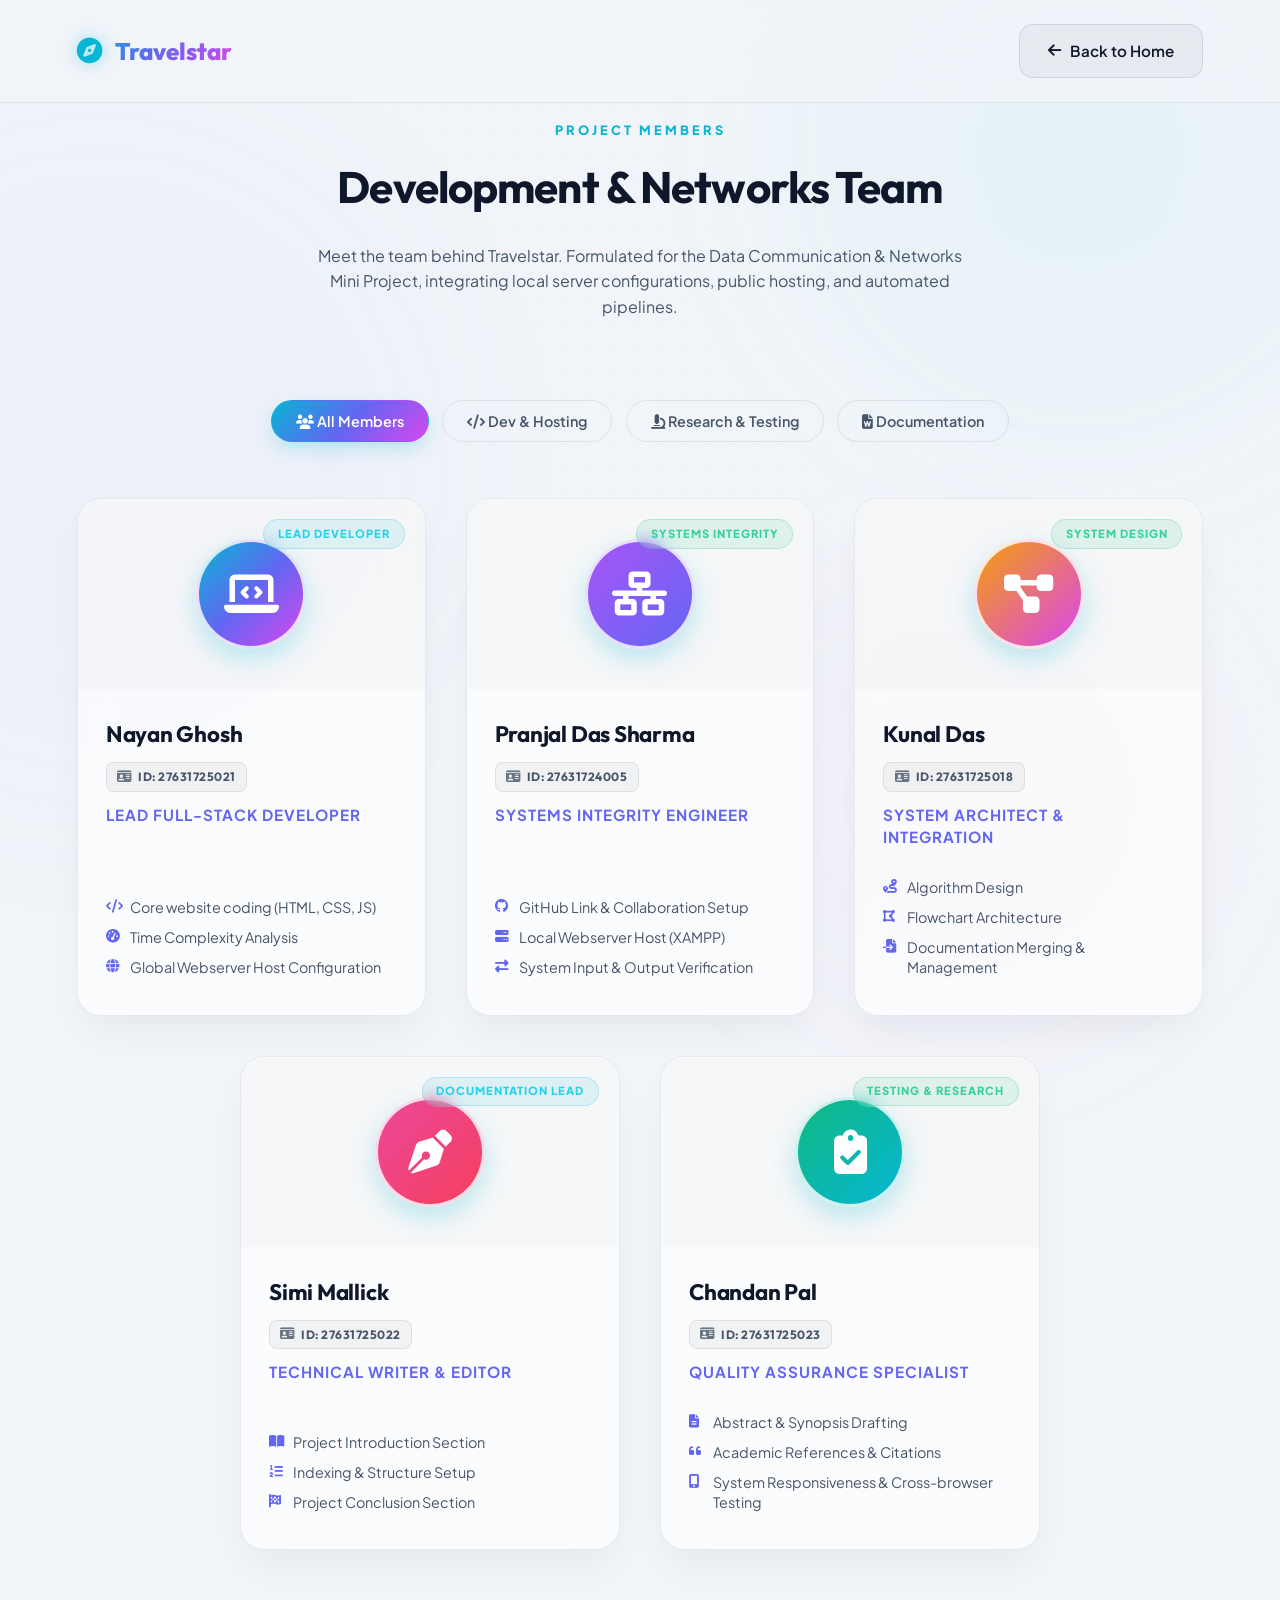
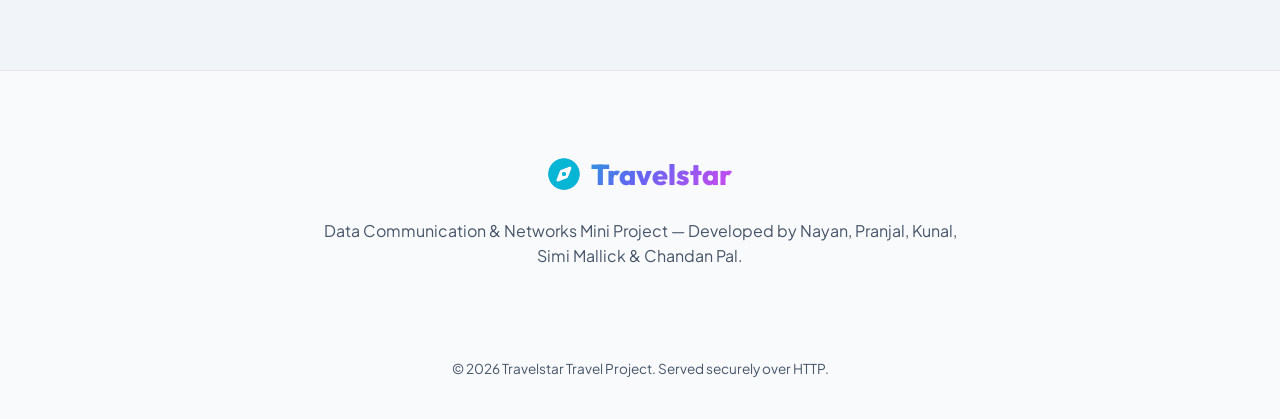
<file: dev.html>
<!DOCTYPE html>
<html lang="en">

<head>
    <meta charset="UTF-8">
    <meta name="viewport" content="width=device-width, initial-scale=1.0">
    <meta name="description" content="Travelstar - Meet our Development and Networks Administration Team.">
    <title>Developer Team | Travelstar</title>

    <!-- Google Fonts -->
    <link rel="preconnect" href="https://fonts.googleapis.com">
    <link rel="preconnect" href="https://fonts.gstatic.com" crossorigin>
    <link
        href="https://fonts.googleapis.com/css2?family=Outfit:wght@300;400;500;600;700;800&family=Plus+Jakarta+Sans:wght@300;400;500;600;700&display=swap"
        rel="stylesheet">

    <!-- FontAwesome Icons -->
    <link rel="stylesheet" href="https://cdnjs.cloudflare.com/ajax/libs/font-awesome/6.4.0/css/all.min.css">

    <!-- Custom CSS -->
    <link rel="stylesheet" href="style.css">
</head>

<body>
    <!-- Background Glow Blobs -->
    <div class="glow-blob blob-1"></div>
    <div class="glow-blob blob-2"></div>
    <div class="glow-blob blob-3"></div>

    <!-- Navigation Header -->
    <header class="main-header">
        <a href="index.html" class="logo">
            <i class="fa-solid fa-compass"></i>
            <span>Travelstar</span>
        </a>
        <div class="header-action">
            <a href="index.html" class="btn btn-secondary btn-back"><i class="fa-solid fa-arrow-left"></i> Back to
                Home</a>
        </div>
    </header>

    <main>
        <section class="team-section">
            <div class="section-header">
                <span class="section-subtitle">Project Members</span>
                <h2 class="section-title">Development & Networks Team</h2>
                <p class="section-desc">Meet the team behind Travelstar. Formulated for the Data Communication &
                    Networks Mini Project, integrating local server configurations, public hosting, and automated
                    pipelines.</p>
            </div>

            <!-- Interactive Category Filter -->
            <div class="filter-buttons" style="margin-top: 1.5rem; margin-bottom: 3.5rem;">
                <button class="filter-btn active" data-filter="all"><i class="fa-solid fa-users"></i> All
                    Members</button>
                <button class="filter-btn" data-filter="dev"><i class="fa-solid fa-code"></i> Dev & Hosting</button>
                <button class="filter-btn" data-filter="research"><i class="fa-solid fa-microscope"></i> Research &
                    Testing</button>
                <button class="filter-btn" data-filter="docs"><i class="fa-solid fa-file-word"></i>
                    Documentation</button>
            </div>

            <!-- Team Members Grid -->
            <div class="team-grid">

                <!-- Nayan Ghosh -->
                <div class="destination-card team-card" data-category="dev">
                    <div class="card-img-wrapper team-avatar-wrapper">
                        <div class="team-avatar">
                            <i class="fa-solid fa-laptop-code"></i>
                        </div>
                        <span class="badge badge-intl">Lead Developer</span>
                    </div>
                    <div class="card-content">
                        <h3>Nayan Ghosh</h3>
                        <div class="roll-badge">
                            <i class="fa-solid fa-id-card"></i> ID: 27631725021
                        </div>
                        <p class="team-role">Lead Full-Stack Developer</p>
                        <ul class="team-details">
                            <li><i class="fa-solid fa-code"></i> Core website coding (HTML, CSS, JS)</li>
                            <li><i class="fa-solid fa-gauge-high"></i> Time Complexity Analysis</li>
                            <li><i class="fa-solid fa-globe"></i> Global Webserver Host Configuration</li>
                        </ul>
                    </div>
                </div>

                <!-- Pranjal Das Sharma -->
                <div class="destination-card team-card" data-category="dev">
                    <div class="card-img-wrapper team-avatar-wrapper">
                        <div class="team-avatar" style="background: linear-gradient(135deg, #a855f7 0%, #6366f1 100%);">
                            <i class="fa-solid fa-network-wired"></i>
                        </div>
                        <span class="badge badge-domestic">Systems Integrity</span>
                    </div>
                    <div class="card-content">
                        <h3>Pranjal Das Sharma</h3>
                        <div class="roll-badge">
                            <i class="fa-solid fa-id-card"></i> ID: 27631724005
                        </div>
                        <p class="team-role">Systems Integrity Engineer</p>
                        <ul class="team-details">
                            <li><i class="fa-brands fa-github"></i> GitHub Link & Collaboration Setup</li>
                            <li><i class="fa-solid fa-server"></i> Local Webserver Host (XAMPP)</li>
                            <li><i class="fa-solid fa-right-left"></i> System Input & Output Verification</li>
                        </ul>
                    </div>
                </div>

                <!-- Kunal Das -->
                <div class="destination-card team-card" data-category="research">
                    <div class="card-img-wrapper team-avatar-wrapper">
                        <div class="team-avatar" style="background: linear-gradient(135deg, #f59e0b 0%, #d946ef 100%);">
                            <i class="fa-solid fa-diagram-project"></i>
                        </div>
                        <span class="badge badge-domestic">System Design</span>
                    </div>
                    <div class="card-content">
                        <h3>Kunal Das</h3>
                        <div class="roll-badge">
                            <i class="fa-solid fa-id-card"></i> ID: 27631725018
                        </div>
                        <p class="team-role">System Architect & Integration</p>
                        <ul class="team-details">
                            <li><i class="fa-solid fa-route"></i> Algorithm Design</li>
                            <li><i class="fa-solid fa-draw-polygon"></i> Flowchart Architecture</li>
                            <li><i class="fa-solid fa-file-import"></i> Documentation Merging & Management</li>
                        </ul>
                    </div>
                </div>

                <!-- Simi Mallick -->
                <div class="destination-card team-card" data-category="docs">
                    <div class="card-img-wrapper team-avatar-wrapper">
                        <div class="team-avatar" style="background: linear-gradient(135deg, #ec4899 0%, #f43f5e 100%);">
                            <i class="fa-solid fa-pen-nib"></i>
                        </div>
                        <span class="badge badge-intl">Documentation Lead</span>
                    </div>
                    <div class="card-content">
                        <h3>Simi Mallick</h3>
                        <div class="roll-badge">
                            <i class="fa-solid fa-id-card"></i> ID: 27631725022
                        </div>
                        <p class="team-role">Technical Writer & Editor</p>
                        <ul class="team-details">
                            <li><i class="fa-solid fa-book-open"></i> Project Introduction Section</li>
                            <li><i class="fa-solid fa-list-ol"></i> Indexing & Structure Setup</li>
                            <li><i class="fa-solid fa-flag-checkered"></i> Project Conclusion Section</li>
                        </ul>
                    </div>
                </div>

                <!-- Chandan Pal -->
                <div class="destination-card team-card" data-category="research">
                    <div class="card-img-wrapper team-avatar-wrapper">
                        <div class="team-avatar" style="background: linear-gradient(135deg, #10b981 0%, #06b6d4 100%);">
                            <i class="fa-solid fa-clipboard-check"></i>
                        </div>
                        <span class="badge badge-domestic">Testing & Research</span>
                    </div>
                    <div class="card-content">
                        <h3>Chandan Pal</h3>
                        <div class="roll-badge">
                            <i class="fa-solid fa-id-card"></i> ID: 27631725023
                        </div>
                        <p class="team-role">Quality Assurance Specialist</p>
                        <ul class="team-details">
                            <li><i class="fa-solid fa-file-lines"></i> Abstract & Synopsis Drafting</li>
                            <li><i class="fa-solid fa-quote-left"></i> Academic References & Citations</li>
                            <li><i class="fa-solid fa-mobile-screen-button"></i> System Responsiveness & Cross-browser
                                Testing</li>
                        </ul>
                    </div>
                </div>

            </div>
        </section>
    </main>

    <!-- Project Credit Footer -->
    <footer class="main-footer">
        <div class="footer-top">
            <div class="footer-logo">
                <i class="fa-solid fa-compass"></i>
                <span>Travelstar</span>
            </div>
            <p>Data Communication & Networks Mini Project — Developed by Nayan, Pranjal, Kunal, Simi Mallick & Chandan
                Pal.</p>
        </div>
        <div class="footer-bottom">
            <p>&copy; 2026 Travelstar Travel Project. Served securely over HTTP.</p>
        </div>
    </footer>

    <!-- Interactive Filtering & Animations Script -->
    <script>
        document.addEventListener('DOMContentLoaded', () => {
            const filterButtons = document.querySelectorAll('.filter-btn');
            const teamCards = document.querySelectorAll('.team-card');

            filterButtons.forEach(button => {
                button.addEventListener('click', () => {
                    // Remove active class from all buttons
                    filterButtons.forEach(btn => btn.classList.remove('active'));
                    // Add active class to clicked button
                    button.classList.add('active');

                    const filterValue = button.getAttribute('data-filter');

                    teamCards.forEach(card => {
                        const category = card.getAttribute('data-category');
                        if (filterValue === 'all' || category === filterValue) {
                            card.classList.remove('hidden-card');
                            // Force a reflow to restart animation
                            void card.offsetHeight;
                            card.style.opacity = '1';
                            card.style.transform = 'translateY(0) scale(1)';
                        } else {
                            card.style.opacity = '0';
                            card.style.transform = 'translateY(15px) scale(0.95)';

                            const handleTransitionEnd = (e) => {
                                // Make sure we only trigger for opacity/transform
                                if (card.classList.contains('hidden-card')) return;
                                if (e.propertyName === 'opacity' || e.propertyName === 'transform') {
                                    if (card.style.opacity === '0') {
                                        card.classList.add('hidden-card');
                                    }
                                    card.removeEventListener('transitionend', handleTransitionEnd);
                                }
                            };
                            card.addEventListener('transitionend', handleTransitionEnd);
                        }
                    });
                });
            });
        });
    </script>
</body>

</html>
</file>
<file: style.css>
/* ==========================================
   Design Tokens & Variables
   ========================================== */
:root {
    --bg-primary: #030712;
    --bg-secondary: #0b0f19;
    --bg-card: rgba(15, 23, 42, 0.4);
    --border-color: rgba(255, 255, 255, 0.05);
    --border-hover: rgba(6, 182, 212, 0.35);
    --text-primary: #f8fafc;
    --text-secondary: #94a3b8;
    --accent-primary: #06b6d4; /* Neon Teal */
    --accent-secondary: #6366f1; /* Indigo */
    --accent-gradient: linear-gradient(135deg, #06b6d4 0%, #6366f1 50%, #d946ef 100%);
    --accent-glow: rgba(6, 182, 212, 0.3);
    --success: #10b981;
    --font-heading: 'Outfit', sans-serif;
    --font-body: 'Plus Jakarta Sans', sans-serif;
    --shadow-premium: 0 25px 50px -12px rgba(0, 0, 0, 0.5), inset 0 1px 0 rgba(255, 255, 255, 0.05);
    --transition-smooth: all 0.4s cubic-bezier(0.16, 1, 0.3, 1);
}

/* ==========================================
   Reset & Base Styles
   ========================================== */
* {
    margin: 0;
    padding: 0;
    box-sizing: border-box;
}

html {
    scroll-behavior: smooth;
    font-size: 16px;
}

body {
    background-color: var(--bg-primary);
    color: var(--text-primary);
    font-family: var(--font-body);
    line-height: 1.6;
    overflow-x: hidden;
    position: relative;
    min-height: 100vh;
}

/* Custom Scrollbar */
::-webkit-scrollbar {
    width: 10px;
}
::-webkit-scrollbar-track {
    background: var(--bg-primary);
}
::-webkit-scrollbar-thumb {
    background: rgba(99, 102, 241, 0.2);
    border-radius: 10px;
    border: 3px solid var(--bg-primary);
    transition: var(--transition-smooth);
}
::-webkit-scrollbar-thumb:hover {
    background: var(--accent-primary);
}

/* ==========================================
   Background Glow Blobs & Dot Matrix
   ========================================== */
body::before {
    content: '';
    position: fixed;
    top: 0;
    left: 0;
    width: 100%;
    height: 100%;
    background-image: radial-gradient(rgba(255, 255, 255, 0.015) 1px, transparent 1px);
    background-size: 24px 24px;
    z-index: 1;
    pointer-events: none;
}

.glow-blob {
    position: fixed;
    border-radius: 50%;
    filter: blur(140px);
    z-index: 0;
    opacity: 0.35;
    pointer-events: none;
    animation: float 20s infinite alternate;
}

.blob-1 {
    width: 600px;
    height: 600px;
    background: rgba(6, 182, 212, 0.18);
    top: -150px;
    right: -100px;
    animation-delay: 0s;
}

.blob-2 {
    width: 700px;
    height: 700px;
    background: rgba(99, 102, 241, 0.15);
    bottom: 10%;
    left: -250px;
    animation-delay: 2s;
}

.blob-3 {
    width: 500px;
    height: 500px;
    background: rgba(217, 70, 239, 0.12);
    bottom: -150px;
    right: 5%;
    animation-delay: 4s;
}

@keyframes float {
    0% { transform: translateY(0) scale(1); }
    100% { transform: translateY(50px) scale(1.1); }
}

/* ==========================================
   Typography & Base Components
   ========================================== */
h1, h2, h3, h4 {
    font-family: var(--font-heading);
    font-weight: 700;
    letter-spacing: -0.03em;
    color: var(--text-primary);
}

p {
    color: var(--text-secondary);
}

a {
    text-decoration: none;
    color: inherit;
    transition: var(--transition-smooth);
}

/* Buttons */
.btn {
    display: inline-flex;
    align-items: center;
    justify-content: center;
    gap: 0.6rem;
    padding: 0.85rem 1.75rem;
    border-radius: 14px;
    font-weight: 600;
    font-size: 0.95rem;
    cursor: pointer;
    transition: var(--transition-smooth);
    border: none;
    position: relative;
    overflow: hidden;
}

.btn-primary {
    background: var(--accent-gradient);
    color: #ffffff;
    box-shadow: 0 8px 20px -6px var(--accent-primary);
}

.btn-primary::before {
    content: '';
    position: absolute;
    top: 0;
    left: 0;
    width: 100%;
    height: 100%;
    background: linear-gradient(135deg, rgba(255, 255, 255, 0.1) 0%, rgba(255, 255, 255, 0) 100%);
    transition: var(--transition-smooth);
    opacity: 0;
}

.btn-primary:hover {
    transform: translateY(-2px);
    box-shadow: 0 12px 28px -4px rgba(6, 182, 212, 0.45);
}

.btn-primary:hover::before {
    opacity: 1;
}

.btn-primary:active {
    transform: translateY(0);
}

.btn-secondary {
    background: rgba(255, 255, 255, 0.03);
    color: var(--text-primary);
    border: 1px solid var(--border-color);
    backdrop-filter: blur(10px);
}

.btn-secondary:hover {
    background: rgba(255, 255, 255, 0.08);
    border-color: rgba(255, 255, 255, 0.15);
    transform: translateY(-2px);
}

.btn-sm {
    padding: 0.55rem 1.2rem;
    font-size: 0.85rem;
    border-radius: 10px;
}

.btn-block {
    width: 100%;
    padding: 1rem;
}

/* Badges */
.badge {
    display: inline-block;
    padding: 0.3rem 0.85rem;
    font-size: 0.7rem;
    font-weight: 800;
    border-radius: 30px;
    text-transform: uppercase;
    letter-spacing: 1px;
}

.badge-domestic {
    background: rgba(16, 185, 129, 0.1);
    color: #34d399;
    border: 1px solid rgba(16, 185, 129, 0.2);
}

.badge-intl {
    background: rgba(6, 182, 212, 0.1);
    color: #22d3ee;
    border: 1px solid rgba(6, 182, 212, 0.2);
}

/* ==========================================
   Header & Navigation
   ========================================== */
.main-header {
    position: fixed;
    top: 0;
    left: 0;
    width: 100%;
    padding: 1.5rem 6%;
    display: flex;
    justify-content: space-between;
    align-items: center;
    z-index: 100;
    background: rgba(3, 7, 18, 0.6);
    backdrop-filter: blur(20px);
    -webkit-backdrop-filter: blur(20px);
    border-bottom: 1px solid var(--border-color);
    transition: var(--transition-smooth);
}

.main-header.scrolled {
    padding: 0.9rem 6%;
    background: rgba(3, 7, 18, 0.85);
    box-shadow: 0 10px 30px rgba(0, 0, 0, 0.3);
}

.logo {
    display: flex;
    align-items: center;
    gap: 0.75rem;
    font-size: 1.5rem;
    font-family: var(--font-heading);
    font-weight: 800;
    background: var(--accent-gradient);
    -webkit-background-clip: text;
    -webkit-text-fill-color: transparent;
}

.logo i {
    font-size: 1.6rem;
    color: var(--accent-primary);
    -webkit-text-fill-color: initial;
    filter: drop-shadow(0 0 8px rgba(6, 182, 212, 0.4));
}

.nav-links {
    display: flex;
    gap: 2.5rem;
}

.nav-links a {
    font-weight: 600;
    font-size: 0.95rem;
    color: var(--text-secondary);
    position: relative;
    padding: 0.25rem 0;
}

.nav-links a:hover,
.nav-links a.active {
    color: var(--text-primary);
}

.nav-links a::after {
    content: '';
    position: absolute;
    bottom: -4px;
    left: 0;
    width: 0;
    height: 2px;
    background: var(--accent-gradient);
    transition: var(--transition-smooth);
    border-radius: 4px;
}

.nav-links a:hover::after,
.nav-links a.active::after {
    width: 100%;
}

/* ==========================================
   Hero Section
   ========================================== */
.hero-section {
    min-height: 100vh;
    padding: 200px 6% 100px;
    display: flex;
    align-items: center;
    justify-content: center;
    text-align: center;
    position: relative;
    z-index: 10;
}

.hero-content {
    max-width: 900px;
}

.hero-subtitle {
    font-size: 0.8rem;
    font-weight: 800;
    text-transform: uppercase;
    letter-spacing: 4px;
    background: var(--accent-gradient);
    -webkit-background-clip: text;
    -webkit-text-fill-color: transparent;
    display: inline-block;
    margin-bottom: 1.25rem;
    position: relative;
}

.hero-title {
    font-size: 4.5rem;
    line-height: 1.1;
    margin-bottom: 2rem;
    letter-spacing: -0.04em;
}

.hero-title span {
    background: var(--accent-gradient);
    -webkit-background-clip: text;
    -webkit-text-fill-color: transparent;
}

.hero-description {
    font-size: 1.25rem;
    margin-bottom: 4rem;
    max-width: 750px;
    margin-left: auto;
    margin-right: auto;
}

/* Search Bar Component */
.search-bar {
    background: rgba(15, 23, 42, 0.45);
    border: 1px solid var(--border-color);
    backdrop-filter: blur(24px);
    -webkit-backdrop-filter: blur(24px);
    border-radius: 24px;
    padding: 1.5rem;
    display: flex;
    align-items: center;
    gap: 1.75rem;
    box-shadow: var(--shadow-premium), 0 0 0 1px rgba(255, 255, 255, 0.02);
    text-align: left;
    transition: var(--transition-smooth);
}

.search-bar:focus-within {
    border-color: rgba(99, 102, 241, 0.4);
    box-shadow: var(--shadow-premium), 0 0 30px rgba(99, 102, 241, 0.15);
}

.search-item {
    flex: 1;
    display: flex;
    align-items: center;
    gap: 1rem;
    border-right: 1px solid rgba(255, 255, 255, 0.05);
    padding-right: 1.5rem;
}

.search-item:last-of-type {
    border-right: none;
    padding-right: 0;
}

.search-item i {
    font-size: 1.35rem;
    color: var(--accent-primary);
}

.search-input-group {
    display: flex;
    flex-direction: column;
    width: 100%;
}

.search-input-group label {
    font-size: 0.7rem;
    font-weight: 800;
    color: var(--text-secondary);
    text-transform: uppercase;
    letter-spacing: 0.8px;
}

.search-input-group input,
.search-input-group select {
    background: transparent;
    border: none;
    outline: none;
    color: #ffffff;
    font-size: 1rem;
    font-family: var(--font-body);
    font-weight: 500;
    width: 100%;
    margin-top: 0.3rem;
}

.search-input-group input::placeholder {
    color: #64748b;
}

.search-input-group input[type="date"]::-webkit-calendar-picker-indicator {
    filter: invert(1) opacity(0.5);
    cursor: pointer;
}

.btn-search {
    padding: 1.1rem 2rem;
    border-radius: 16px;
    font-size: 1rem;
}

/* ==========================================
   Destinations Section
   ========================================== */
.destinations-section {
    padding: 120px 6%;
    position: relative;
    z-index: 10;
}

.section-header {
    text-align: center;
    max-width: 650px;
    margin: 0 auto 5rem;
}

.section-subtitle {
    font-size: 0.8rem;
    font-weight: 800;
    text-transform: uppercase;
    letter-spacing: 3px;
    color: var(--accent-primary);
    display: block;
    margin-bottom: 0.75rem;
}

.section-title {
    font-size: 2.75rem;
    margin-bottom: 1.25rem;
    letter-spacing: -0.02em;
}

/* Filters */
.filter-buttons {
    display: flex;
    justify-content: center;
    gap: 0.85rem;
    margin-top: 2.5rem;
}

.filter-btn {
    background: rgba(255, 255, 255, 0.02);
    border: 1px solid var(--border-color);
    color: var(--text-secondary);
    padding: 0.7rem 1.5rem;
    border-radius: 30px;
    font-weight: 600;
    font-size: 0.9rem;
    cursor: pointer;
    transition: var(--transition-smooth);
    font-family: var(--font-body);
    backdrop-filter: blur(10px);
}

.filter-btn:hover {
    color: #ffffff;
    border-color: rgba(255, 255, 255, 0.15);
    transform: translateY(-1px);
}

.filter-btn.active {
    background: var(--accent-gradient);
    color: #ffffff;
    border-color: transparent;
    box-shadow: 0 8px 20px -4px var(--accent-glow);
}

/* Search Feedback Loading Pulsing Message */
.search-feedback {
    background: rgba(15, 23, 42, 0.3);
    border: 1px dashed var(--border-color);
    border-radius: 20px;
    color: var(--text-secondary);
    animation: pulseFeedback 1.5s infinite alternate;
}

@keyframes pulseFeedback {
    from { opacity: 0.6; }
    to { opacity: 1; }
}

/* Destinations Grid */
.destinations-grid {
    display: grid;
    grid-template-columns: repeat(auto-fill, minmax(290px, 1fr));
    gap: 2.5rem;
    margin-top: 3rem;
}

.destination-card {
    background: var(--bg-card);
    border: 1px solid var(--border-color);
    backdrop-filter: blur(20px);
    -webkit-backdrop-filter: blur(20px);
    border-radius: 24px;
    overflow: hidden;
    box-shadow: var(--shadow-premium);
    transition: var(--transition-smooth);
    display: flex;
    flex-direction: column;
    position: relative;
}

.destination-card::after {
    content: '';
    position: absolute;
    top: 0;
    left: 0;
    width: 100%;
    height: 100%;
    border-radius: 24px;
    border: 1px solid transparent;
    background: linear-gradient(135deg, rgba(6, 182, 212, 0.3) 0%, rgba(99, 102, 241, 0) 50%, rgba(217, 70, 239, 0.2) 100%) border-box;
    -webkit-mask: linear-gradient(#fff 0 0) padding-box, linear-gradient(#fff 0 0);
    -webkit-mask-composite: destination-out;
    mask-composite: exclude;
    pointer-events: none;
    opacity: 0;
    transition: var(--transition-smooth);
}

.destination-card:hover {
    transform: translateY(-8px);
    box-shadow: 0 30px 60px rgba(0, 0, 0, 0.5), 0 0 30px rgba(6, 182, 212, 0.15);
}

.destination-card:hover::after {
    opacity: 1;
}

.card-img-wrapper {
    position: relative;
    height: 220px;
    overflow: hidden;
}

.card-img-wrapper img {
    width: 100%;
    height: 100%;
    object-fit: cover;
    transition: var(--transition-smooth);
}

.destination-card:hover .card-img-wrapper img {
    transform: scale(1.06);
}

.card-img-wrapper .badge {
    position: absolute;
    top: 1.25rem;
    right: 1.25rem;
    z-index: 10;
    backdrop-filter: blur(8px);
}

.card-content {
    padding: 1.75rem;
    display: flex;
    flex-direction: column;
    flex: 1;
}

.card-meta {
    display: flex;
    justify-content: space-between;
    font-size: 0.85rem;
    margin-bottom: 0.85rem;
    color: var(--text-secondary);
    font-weight: 600;
}

.card-meta .rating {
    color: #fbbf24;
    display: flex;
    align-items: center;
    gap: 0.25rem;
}

.destination-card h3 {
    font-size: 1.4rem;
    margin-bottom: 0.6rem;
    font-weight: 700;
    letter-spacing: -0.01em;
}

.destination-card p {
    font-size: 0.95rem;
    margin-bottom: 1.75rem;
    flex: 1;
    line-height: 1.5;
}

.card-footer {
    display: flex;
    justify-content: space-between;
    align-items: center;
    border-top: 1px solid rgba(255, 255, 255, 0.05);
    padding-top: 1.25rem;
}

.price {
    display: flex;
    flex-direction: column;
}

.price-label {
    font-size: 0.7rem;
    text-transform: uppercase;
    color: var(--text-secondary);
    letter-spacing: 0.8px;
    font-weight: 700;
}

.price-val {
    font-size: 1.35rem;
    font-family: var(--font-heading);
    font-weight: 800;
    color: var(--accent-primary);
}

/* ==========================================
   Booking Section
   ========================================== */
.booking-section {
    padding: 120px 6%;
    position: relative;
    z-index: 10;
}

.booking-container {
    display: grid;
    grid-template-columns: 1fr 1.1fr;
    gap: 6rem;
    max-width: 1250px;
    margin: 0 auto;
    align-items: center;
}

.booking-info .info-subtitle {
    font-size: 0.8rem;
    font-weight: 800;
    text-transform: uppercase;
    letter-spacing: 3px;
    color: var(--accent-secondary);
    display: block;
    margin-bottom: 0.75rem;
}

.booking-info h2 {
    font-size: 3rem;
    line-height: 1.15;
    margin-bottom: 2rem;
    letter-spacing: -0.03em;
}

.booking-info p {
    font-size: 1.1rem;
    margin-bottom: 3rem;
    line-height: 1.6;
}

.contact-details {
    display: flex;
    flex-direction: column;
    gap: 2rem;
}

.contact-item {
    display: flex;
    align-items: center;
    gap: 1.5rem;
}

.contact-icon {
    width: 55px;
    height: 55px;
    border-radius: 16px;
    background: rgba(99, 102, 241, 0.06);
    border: 1px solid rgba(99, 102, 241, 0.15);
    display: flex;
    align-items: center;
    justify-content: center;
    font-size: 1.35rem;
    color: var(--accent-secondary);
    box-shadow: 0 8px 16px rgba(0,0,0,0.1);
}

.contact-item h4 {
    font-size: 1.1rem;
    font-weight: 700;
    margin-bottom: 0.2rem;
}

.contact-item p {
    font-size: 0.95rem;
    margin: 0;
}

/* Booking Card Form */
.booking-card {
    background: rgba(15, 23, 42, 0.35);
    border: 1px solid var(--border-color);
    backdrop-filter: blur(30px);
    -webkit-backdrop-filter: blur(30px);
    border-radius: 28px;
    padding: 3rem;
    box-shadow: var(--shadow-premium), 0 0 100px rgba(99, 102, 241, 0.05);
    position: relative;
}

.booking-card::after {
    content: '';
    position: absolute;
    top: 0;
    left: 0;
    width: 100%;
    height: 100%;
    border-radius: 28px;
    border: 1px solid transparent;
    background: linear-gradient(135deg, rgba(99, 102, 241, 0.3) 0%, rgba(217, 70, 239, 0.2) 100%) border-box;
    -webkit-mask: linear-gradient(#fff 0 0) padding-box, linear-gradient(#fff 0 0);
    -webkit-mask-composite: destination-out;
    mask-composite: exclude;
    pointer-events: none;
}

.booking-card h3 {
    font-size: 1.65rem;
    margin-bottom: 2rem;
    border-bottom: 1px solid var(--border-color);
    padding-bottom: 1rem;
    letter-spacing: -0.01em;
}

.form-group {
    margin-bottom: 1.5rem;
    display: flex;
    flex-direction: column;
}

.form-row {
    display: grid;
    grid-template-columns: 1fr 1fr;
    gap: 1.25rem;
}

.booking-card label {
    font-size: 0.75rem;
    font-weight: 700;
    color: var(--text-secondary);
    margin-bottom: 0.5rem;
    text-transform: uppercase;
    letter-spacing: 0.5px;
}

.booking-card input,
.booking-card select,
.booking-card textarea {
    background: rgba(0, 0, 0, 0.35);
    border: 1px solid var(--border-color);
    padding: 0.9rem 1.1rem;
    border-radius: 12px;
    color: #ffffff;
    font-family: var(--font-body);
    font-size: 0.95rem;
    outline: none;
    transition: var(--transition-smooth);
}

.booking-card input:focus,
.booking-card select:focus {
    border-color: var(--accent-secondary);
    box-shadow: 0 0 15px rgba(99, 102, 241, 0.15);
    background: rgba(0, 0, 0, 0.5);
}

.booking-card select optgroup {
    background-color: var(--bg-secondary);
    color: #ffffff;
}

.booking-card select option {
    background-color: var(--bg-secondary);
    color: #ffffff;
}

.booking-card input[type="date"]::-webkit-calendar-picker-indicator {
    filter: invert(1) opacity(0.5);
    cursor: pointer;
}

/* ==========================================
   Footer
   ========================================== */
.main-footer {
    background: #02040a;
    border-top: 1px solid var(--border-color);
    padding: 5rem 6% 2.5rem;
    position: relative;
    z-index: 10;
}

.footer-top {
    display: flex;
    flex-direction: column;
    align-items: center;
    text-align: center;
    max-width: 650px;
    margin: 0 auto 3.5rem;
}

.footer-logo {
    display: flex;
    align-items: center;
    gap: 0.75rem;
    font-size: 1.8rem;
    font-family: var(--font-heading);
    font-weight: 800;
    background: var(--accent-gradient);
    -webkit-background-clip: text;
    -webkit-text-fill-color: transparent;
    margin-bottom: 1.25rem;
}

.footer-logo i {
    font-size: 1.95rem;
    color: var(--accent-primary);
    -webkit-text-fill-color: initial;
}

.footer-top p {
    font-size: 1rem;
    line-height: 1.6;
}

.footer-bottom {
    border-top: 1px solid rgba(255, 255, 255, 0.05);
    padding-top: 2rem;
    text-align: center;
    font-size: 0.85rem;
    color: var(--text-secondary);
}

/* ==========================================
   Loading Overlay (Network Simulation)
   ========================================== */
.loader-overlay {
    position: fixed;
    top: 0;
    left: 0;
    width: 100%;
    height: 100%;
    background: rgba(3, 7, 18, 0.95);
    backdrop-filter: blur(12px);
    -webkit-backdrop-filter: blur(12px);
    z-index: 999;
    display: flex;
    align-items: center;
    justify-content: center;
    opacity: 0;
    pointer-events: none;
    transition: opacity 0.4s ease;
}

.loader-overlay.active {
    opacity: 1;
    pointer-events: all;
}

.loader-container {
    text-align: center;
}

.spinner {
    width: 70px;
    height: 70px;
    border: 4px solid rgba(6, 182, 212, 0.08);
    border-top-color: var(--accent-primary);
    border-bottom-color: var(--accent-secondary);
    border-radius: 50%;
    animation: spin 1.2s cubic-bezier(0.5, 0, 0.5, 1) infinite;
    margin: 0 auto 2rem;
    box-shadow: 0 0 30px rgba(6, 182, 212, 0.15);
}

#loaderMessage {
    font-size: 1.2rem;
    font-weight: 600;
    color: #ffffff;
    letter-spacing: 0.5px;
    font-family: var(--font-heading);
}

@keyframes spin {
    to { transform: rotate(360deg); }
}

/* ==========================================
   Success Toast Notification (HTTP Output)
   ========================================== */
.success-toast {
    position: fixed;
    bottom: 2.5rem;
    right: 2.5rem;
    background: rgba(10, 15, 30, 0.92);
    border: 1px solid var(--success);
    backdrop-filter: blur(24px);
    -webkit-backdrop-filter: blur(24px);
    border-radius: 20px;
    padding: 1.75rem;
    color: #ffffff;
    box-shadow: 0 30px 60px rgba(0, 0, 0, 0.5), 0 0 40px rgba(16, 185, 129, 0.1);
    width: 400px;
    transform: translateY(180px) scale(0.92);
    opacity: 0;
    pointer-events: none;
    transition: all 0.6s cubic-bezier(0.16, 1, 0.3, 1);
    z-index: 1000;
}

.success-toast.show {
    transform: translateY(0) scale(1);
    opacity: 1;
    pointer-events: all;
}

.toast-header {
    display: flex;
    align-items: center;
    gap: 0.75rem;
    font-weight: 800;
    font-size: 1.15rem;
    color: var(--success);
    margin-bottom: 0.85rem;
    font-family: var(--font-heading);
    letter-spacing: -0.01em;
}

.toast-header i {
    font-size: 1.35rem;
}

.toast-body {
    font-size: 0.95rem;
    color: var(--text-secondary);
    line-height: 1.6;
    border-top: 1px solid rgba(255, 255, 255, 0.05);
    padding-top: 0.85rem;
}

.toast-body strong {
    color: #ffffff;
}

.mobile-menu-btn {
    display: none;
    background: transparent;
    border: none;
    color: var(--text-primary);
    font-size: 1.35rem;
    cursor: pointer;
    transition: var(--transition-smooth);
    padding: 0.25rem;
    align-items: center;
    justify-content: center;
}

/* ==========================================
   Responsive Breakpoints
   ========================================== */
@media (max-width: 1024px) {
    .booking-container {
        grid-template-columns: 1fr;
        gap: 4rem;
    }
    .booking-info {
        text-align: center;
    }
    .contact-details {
        align-items: center;
    }
}

@media (max-width: 768px) {
    .main-header {
        padding: 1rem 5%;
    }
    
    .mobile-menu-btn {
        display: inline-flex;
        position: relative;
        z-index: 101;
    }

    .header-action .btn-secondary {
        display: none;
    }
    
    .nav-links {
        position: fixed;
        top: 0;
        right: -100%;
        width: 70%;
        height: 100vh;
        background: rgba(3, 7, 18, 0.95);
        backdrop-filter: blur(25px);
        -webkit-backdrop-filter: blur(25px);
        display: flex;
        flex-direction: column;
        justify-content: center;
        align-items: center;
        gap: 2.5rem;
        transition: var(--transition-smooth);
        z-index: 99;
        box-shadow: -10px 0 40px rgba(0, 0, 0, 0.5);
        border-left: 1px solid var(--border-color);
    }
    
    .nav-links.active {
        right: 0;
    }

    .hero-section {
        padding: 140px 4% 60px;
    }
    
    .hero-title {
        font-size: 2.25rem;
        line-height: 1.2;
        margin-bottom: 1rem;
    }

    .hero-subtitle {
        font-size: 0.75rem;
        letter-spacing: 2px;
        margin-bottom: 0.75rem;
    }

    .hero-description {
        font-size: 0.95rem;
        margin-bottom: 2.5rem;
    }

    .search-bar {
        flex-direction: column;
        gap: 1.25rem;
        padding: 1.25rem;
        border-radius: 20px;
    }
    
    .search-item {
        width: 100%;
        border-right: none;
        border-bottom: 1px solid rgba(255, 255, 255, 0.05);
        padding-right: 0;
        padding-bottom: 0.75rem;
    }
    
    .btn-search {
        width: 100%;
    }

    .destinations-section,
    .team-section {
        padding: 60px 4%;
    }

    .destinations-grid {
        gap: 1.5rem;
        margin-top: 2rem;
    }

    .booking-section {
        padding: 60px 4%;
    }

    .booking-card {
        padding: 1.75rem;
        border-radius: 20px;
    }

    .form-row {
        grid-template-columns: 1fr;
        gap: 1.25rem;
    }
    
    .success-toast {
        width: calc(100% - 2rem);
        bottom: 1rem;
        right: 1rem;
        left: 1rem;
        padding: 1.25rem;
    }
}

/* ==========================================
   Developer & Team Profiles
   ========================================== */
.team-section {
    padding: 120px 6%;
    position: relative;
    z-index: 10;
    max-width: 1400px;
    margin: 0 auto;
}

.team-grid {
    display: flex;
    flex-wrap: wrap;
    justify-content: center;
    gap: 2.5rem;
    margin-top: 3rem;
}

.team-card {
    flex: 1 1 300px;
    max-width: 380px;
    min-height: 440px;
    display: flex;
    flex-direction: column;
}

.btn-back {
    display: inline-flex !important;
}

.team-avatar-wrapper {
    display: flex;
    align-items: center;
    justify-content: center;
    background: rgba(0, 0, 0, 0.2);
    padding: 2.5rem;
    height: auto;
}

.team-avatar {
    width: 110px;
    height: 110px;
    border-radius: 50%;
    background: var(--accent-gradient);
    display: flex;
    align-items: center;
    justify-content: center;
    font-size: 2.75rem;
    color: #ffffff;
    box-shadow: 0 10px 25px rgba(6, 182, 212, 0.25);
    border: 3px solid rgba(255, 255, 255, 0.1);
    transition: var(--transition-smooth);
}

.destination-card:hover .team-avatar {
    transform: scale(1.08) rotate(5deg);
    box-shadow: 0 15px 30px rgba(6, 182, 212, 0.4);
}

.team-role {
    font-size: 0.85rem;
    font-weight: 700;
    color: var(--accent-primary);
    margin-bottom: 1.25rem;
    text-transform: uppercase;
    letter-spacing: 1px;
}

.team-details {
    list-style: none;
    padding-left: 0;
    margin: 0;
}

.team-details li {
    position: relative;
    padding-left: 1.25rem;
    font-size: 0.9rem;
    color: var(--text-secondary);
    margin-bottom: 0.6rem;
    line-height: 1.4;
}

.team-details li::before {
    content: '→';
    position: absolute;
    left: 0;
    color: var(--accent-secondary);
    font-weight: 800;
}

/* Custom Profile enhancements for Developers page */
.team-card {
    transition: opacity 0.35s cubic-bezier(0.4, 0, 0.2, 1), transform 0.35s cubic-bezier(0.4, 0, 0.2, 1), var(--transition-smooth);
}

.hidden-card {
    display: none !important;
}

.roll-badge {
    display: inline-flex;
    align-items: center;
    gap: 0.4rem;
    font-family: var(--font-heading);
    font-size: 0.75rem;
    font-weight: 700;
    background: rgba(255, 255, 255, 0.04);
    border: 1px solid rgba(255, 255, 255, 0.08);
    padding: 0.25rem 0.65rem;
    border-radius: 8px;
    color: var(--accent-primary);
    margin-bottom: 0.75rem;
    letter-spacing: 0.5px;
    transition: var(--transition-smooth);
    width: fit-content;
}

.roll-badge i {
    font-size: 0.8rem;
    opacity: 0.8;
}

.destination-card:hover .roll-badge {
    border-color: rgba(6, 182, 212, 0.3);
    background: rgba(6, 182, 212, 0.08);
    color: #ffffff;
}

.team-details li {
    padding-left: 1.5rem !important;
}

.team-details li::before {
    display: none !important; /* Hide default arrow since we use custom FontAwesome icons */
}

.team-details li i {
    position: absolute;
    left: 0;
    top: 3px;
    color: var(--accent-secondary);
    font-size: 0.85rem;
    transition: var(--transition-smooth);
}

.destination-card:hover .team-details li i {
    transform: scale(1.15);
    color: var(--accent-primary);
}


/* ==========================================
   Light Mode System Preference Override
   ========================================== */
@media (prefers-color-scheme: light) {
    :root {
        --bg-primary: #f1f5f9;
        --bg-secondary: #ffffff;
        --bg-card: rgba(255, 255, 255, 0.65);
        --border-color: rgba(15, 23, 42, 0.08);
        --border-hover: rgba(6, 182, 212, 0.5);
        --text-primary: #0f172a;
        --text-secondary: #475569;
        --shadow-premium: 0 20px 40px -10px rgba(0, 0, 0, 0.06), inset 0 1px 0 rgba(255, 255, 255, 0.9);
    }

    body::before {
        background-image: radial-gradient(rgba(15, 23, 42, 0.02) 1px, transparent 1px);
    }

    .main-header {
        background: rgba(241, 245, 249, 0.65);
    }

    .main-header.scrolled {
        background: rgba(255, 255, 255, 0.85);
        box-shadow: 0 10px 30px rgba(0, 0, 0, 0.05);
    }

    @media (max-width: 768px) {
        .nav-links {
            background: rgba(241, 245, 249, 0.96);
            box-shadow: -10px 0 40px rgba(0, 0, 0, 0.05);
            border-left-color: rgba(15, 23, 42, 0.08);
        }
    }

    .btn-secondary {
        background: rgba(15, 23, 42, 0.04);
        border-color: rgba(15, 23, 42, 0.1);
        color: var(--text-primary);
    }

    .btn-secondary:hover {
        background: rgba(15, 23, 42, 0.08);
        border-color: rgba(15, 23, 42, 0.18);
    }

    .search-bar {
        background: rgba(255, 255, 255, 0.7);
        box-shadow: 0 20px 40px rgba(0, 0, 0, 0.04);
    }

    .search-item {
        border-right-color: rgba(0, 0, 0, 0.05);
    }

    .search-input-group input,
    .search-input-group select {
        color: #0f172a;
    }

    .search-input-group input::placeholder {
        color: #94a3b8;
    }

    .search-input-group input[type="date"]::-webkit-calendar-picker-indicator {
        filter: invert(0) opacity(0.6);
    }

    .filter-btn:hover {
        color: #0f172a;
        border-color: rgba(0, 0, 0, 0.15);
    }

    .booking-card input,
    .booking-card select,
    .booking-card textarea {
        background: rgba(255, 255, 255, 0.85);
        border-color: rgba(0, 0, 0, 0.08);
        color: #0f172a;
    }

    .booking-card input:focus,
    .booking-card select:focus {
        background: #ffffff;
        border-color: var(--accent-secondary);
        box-shadow: 0 0 15px rgba(99, 102, 241, 0.08);
    }

    .booking-card select optgroup,
    .booking-card select option {
        background-color: #ffffff;
        color: #0f172a;
    }

    .booking-card input[type="date"]::-webkit-calendar-picker-indicator {
        filter: invert(0) opacity(0.6);
    }

    .loader-overlay {
        background: rgba(241, 245, 249, 0.96);
    }

    #loaderMessage {
        color: #0f172a;
    }

    .success-toast {
        background: rgba(255, 255, 255, 0.95);
        box-shadow: 0 30px 60px rgba(0, 0, 0, 0.1), 0 0 40px rgba(16, 185, 129, 0.05);
        color: #0f172a;
    }

    .success-toast .toast-body {
        color: #475569;
    }

    .success-toast .toast-body strong {
        color: #0f172a;
    }

    .main-footer {
        background: #f8fafc;
    }

    .glow-blob {
        opacity: 0.22;
        filter: blur(100px);
    }

    .search-feedback {
        background: rgba(255, 255, 255, 0.5);
    }

    /* Team page light overrides */
    .team-avatar-wrapper {
        background: rgba(15, 23, 42, 0.02);
    }
    
    .team-avatar {
        border-color: rgba(255, 255, 255, 0.8);
    }
    
    .team-role {
        color: var(--accent-secondary);
    }

    .team-details li::before {
        color: var(--accent-primary);
    }

    .roll-badge {
        background: rgba(0, 0, 0, 0.04);
        border-color: rgba(0, 0, 0, 0.08);
        color: var(--text-secondary);
    }
    
    .destination-card:hover .roll-badge {
        background: rgba(99, 102, 241, 0.1);
        border-color: rgba(99, 102, 241, 0.25);
        color: var(--accent-secondary);
    }
    
    .team-details li i {
        color: var(--accent-secondary);
    }
    
    .destination-card:hover .team-details li i {
        color: var(--accent-primary);
    }
}
</file>
